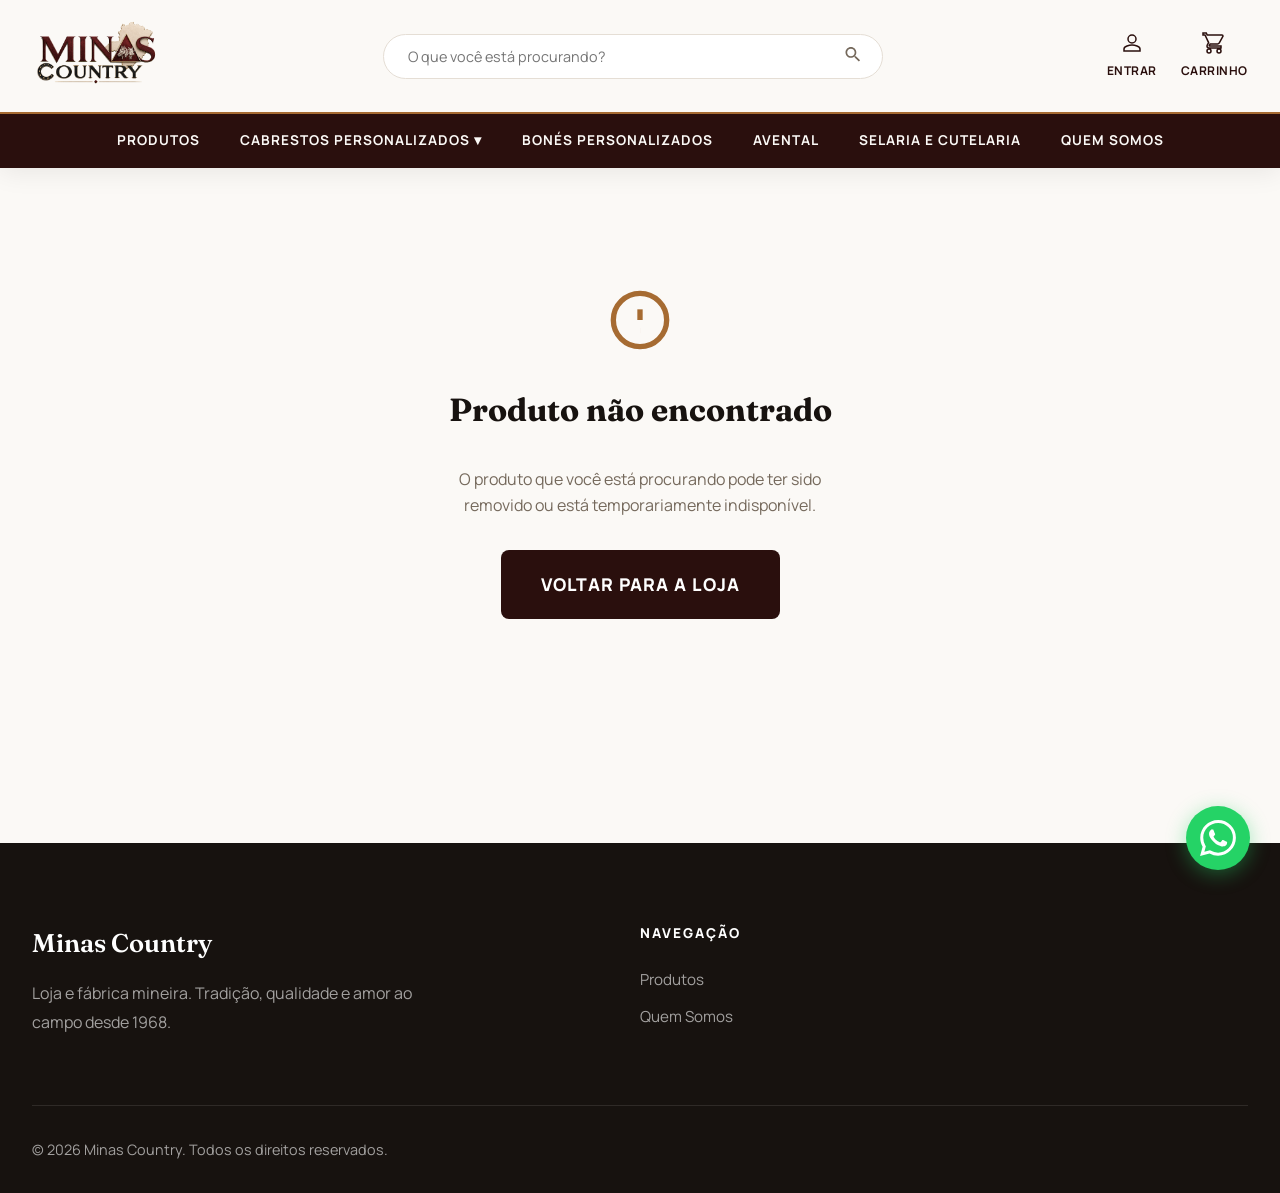
<file: produto.html>
<!DOCTYPE html>
<html lang="pt-BR">
<head>
<meta charset="UTF-8">
<meta name="viewport" content="width=device-width, initial-scale=1.0">
<title>Produto - Minas Country</title>
<link rel="preconnect" href="https://fonts.googleapis.com">
<link rel="preconnect" href="https://fonts.gstatic.com" crossorigin>
<link href="https://fonts.googleapis.com/css2?family=Fraunces:ital,opsz,wght@0,9..144,100..900;1,9..144,100..900&family=Manrope:wght@200..800&display=swap" rel="stylesheet">
<link rel="stylesheet" href="style.css">
</head>
<body>

<nav>
  <div class="nav-inner">
    <div class="nav-hamburger" onclick="toggleMenu()">
      <span></span><span></span><span></span>
    </div>
    <a href="index.html" class="nav-logo">
      <img src="images/logo.png" alt="Logo" style="height: 72px; width: auto; object-fit: contain;">
    </a>
    <div class="nav-search">
      <input type="text" placeholder="O que você está procurando?">
      <button><svg viewBox="0 0 24 24"><path d="M15.5 14h-.79l-.28-.27C15.41 12.59 16 11.11 16 9.5 16 5.91 13.09 3 9.5 3S3 5.91 3 9.5 5.91 16 9.5 16c1.61 0 3.09-.59 4.23-1.57l.27.28v.79l5 4.99L20.49 19l-4.99-5zm-6 0C7.01 14 5 11.99 5 9.5S7.01 5 9.5 5 14 7.01 14 9.5 11.99 14 9.5 14z"/></svg></button>
    </div>
    <div class="nav-icons">
      <a href="index.html" class="icon-link">
        <svg viewBox="0 0 24 24"><path d="M12 12c2.21 0 4-1.79 4-4s-1.79-4-4-4-4 1.79-4 4 1.79 4 4 4zm0 2c-2.67 0-8 1.34-8 4v2h16v-2c0-2.66-5.33-4-8-4z"/></svg>
        Entrar
      </a>
      <a href="index.html#catalogo" class="icon-link">
        <svg viewBox="0 0 24 24"><path d="M7 18c-1.1 0-1.99.9-1.99 2S5.9 22 7 22s2-.9 2-2-.9-2-2-2zM1 2v2h2l3.6 7.59-1.35 2.45c-.16.28-.25.61-.25.96 0 1.1.9 2 2 2h12v-2H7.42c-.14 0-.25-.11-.25-.25l.03-.12.9-1.63h7.45c.75 0 1.41-.41 1.75-1.03l3.58-6.49c.08-.14.12-.31.12-.48 0-.55-.45-1-1-1H5.21l-.94-2H1zm16 16c-1.1 0-1.99.9-1.99 2s.89 2 1.99 2 2-.9 2-2-.9-2-2-2z"/></svg>
        Carrinho
      </a>
    </div>
  </div>
  <div class="nav-categories">
    <div class="nav-categories-inner">
      <a href="index.html#catalogo">Produtos</a>
      <div class="nav-dropdown" onclick="this.classList.toggle('active')">
        <span class="nav-dropdown-btn">Cabrestos personalizados ▾</span>
        <div class="nav-dropdown-content">
          <a href="index.html#catalogo">Bovino</a>
          <a href="index.html#catalogo">Equino</a>
          <a href="index.html#catalogo">Acessórios</a>
        </div>
      </div>
      <a href="index.html#catalogo">Bonés personalizados</a>
      <a href="index.html#catalogo">Avental</a>
      <a href="index.html#catalogo">Selaria e cutelaria</a>
      <a href="sobre.html">Quem Somos</a>
    </div>
  </div>
</nav>

<section class="product-detail-page">
  <div class="container">
    <div id="product-container">
        <!-- Injected by JS -->
      </div>
  </div>
</section>

<footer>
  <div class="footer-inner">
    <div class="footer-grid">
      <div>
        <div class="footer-brand-name">Minas Country</div>
        <p class="footer-brand-desc">Loja e fábrica mineira. Tradição, qualidade e amor ao campo desde 1968.</p>
      </div>
      <div class="footer-col">
        <h4>Navegação</h4>
        <a href="index.html#catalogo">Produtos</a>
        <a href="sobre.html">Quem Somos</a>
      </div>
    </div>
    <hr class="footer-divider">
    <div class="footer-bottom">
      <span class="footer-copy">© 2026 Minas Country. Todos os direitos reservados.</span>
    </div>
  </div>
</footer>

<script>
const CAT_LABELS = {bovino:'Cabresto bovino',equino:'Cabresto equino',acessorios:'Acessórios',bones:'Bonés personalizados',avental:'Avental',selaria:'Selaria e cutelaria'};
const CAT_INITIALS = {bovino:'CB',equino:'CE',acessorios:'AC',bones:'BN',avental:'AV',selaria:'SC'};
const WPP = '5534988756121';

function getProducts(){
  try{return JSON.parse(localStorage.getItem('mc_products')||'[]')}catch{return[]}
}

function loadProduct() {
  const urlParams = new URLSearchParams(window.location.search);
  const id = parseInt(urlParams.get('id'));
  const container = document.getElementById('product-container');
  
  if(!id) {
    console.error('Erro: Nenhum ID de produto fornecido na URL.');
    container.innerHTML = `
      <div style="text-align:center; padding: 8rem 2rem; display:flex; flex-direction:column; align-items:center; gap:2rem;">
        <svg width="64" height="64" viewBox="0 0 24 24" fill="none" stroke="var(--gold)" stroke-width="2"><circle cx="12" cy="12" r="10"></circle><line x1="12" y1="8" x2="12" y2="12"></line><line x1="12" y1="16" x2="12.01" y2="16"></line></svg>
        <h2 style="font-family:'Fraunces',serif; font-size:2rem; color:var(--black);">Produto não encontrado</h2>
        <p style="color:var(--text-muted); max-width:400px; line-height:1.6;">O produto que você está procurando pode ter sido removido ou está temporariamente indisponível.</p>
        <a href="index.html#catalogo" class="btn-buy" style="width:auto;">Voltar para a loja</a>
      </div>
    `;
    return;
  }
  
  const products = getProducts();
  const p = products.find(x => x.id === id && x.active);
  
  if(!p) {
    console.error(`Erro: Produto com ID ${id} não encontrado no localStorage ou está inativo.`);
    container.innerHTML = `
      <div style="text-align:center; padding: 8rem 2rem; display:flex; flex-direction:column; align-items:center; gap:2rem;">
        <svg width="64" height="64" viewBox="0 0 24 24" fill="none" stroke="var(--gold)" stroke-width="2"><circle cx="12" cy="12" r="10"></circle><line x1="12" y1="8" x2="12" y2="12"></line><line x1="12" y1="16" x2="12.01" y2="16"></line></svg>
        <h2 style="font-family:'Fraunces',serif; font-size:2rem; color:var(--black);">Produto não encontrado</h2>
        <p style="color:var(--text-muted); max-width:400px; line-height:1.6;">O produto que você está procurando pode ter sido removido ou está temporariamente indisponível.</p>
        <a href="index.html#catalogo" class="btn-buy" style="width:auto;">Voltar para a loja</a>
      </div>
    `;
    return;
  }
  
  const catLabel = CAT_LABELS[p.cat] || p.cat;
  const initials = CAT_INITIALS[p.cat] || 'MC';
  const priceFormatted = Number(p.price).toFixed(2).replace('.',',');
  const wppText = `Olá! Tenho interesse no produto: *${p.name}* (R$ ${priceFormatted})`;

  // Render main product section
  container.innerHTML = `
    <div class="breadcrumb">
      <a href="index.html">Home</a> <span>/</span> <a href="index.html#catalogo">${catLabel}</a> <span>/</span> ${p.name}
    </div>
    
    <div class="product-detail-grid">
      <div class="pd-gallery">
        <div class="pd-img-main-wrapper">
          ${p.img ? `<img src="${p.img}" class="pd-img-main" alt="${p.name}">` : `<span class="pd-initials">${initials}</span>`}
        </div>
        <div class="pd-thumbnails">
          ${p.img ? `<div class="pd-thumb"><img src="${p.img}" alt="Thumbnail"></div>` : ''}
        </div>
      </div>
      
      <div class="pd-info">
        <div class="pd-cat">${catLabel}</div>
        <h1 class="pd-title">${p.name}</h1>
        <div class="pd-price">R$ ${priceFormatted}</div>
        <hr class="pd-divider">
        <div class="pd-short-desc">
          ${p.desc.substring(0, 150)}${p.desc.length > 150 ? '...' : ''}
        </div>
        
        <a href="https://wa.me/${WPP}?text=${encodeURIComponent(wppText)}" target="_blank" class="btn-buy">
          <svg style="width:24px;height:24px;fill:currentColor" viewBox="0 0 24 24"><path d="M17.472 14.382c-.297-.149-1.758-.867-2.03-.967-.273-.099-.471-.148-.67.15-.197.297-.767.966-.94 1.164-.173.199-.347.223-.644.075-.297-.15-1.255-.463-2.39-1.475-.883-.788-1.48-1.761-1.653-2.059-.173-.297-.018-.458.13-.606.134-.133.298-.347.446-.52.149-.174.198-.298.298-.497.099-.198.05-.371-.025-.52-.075-.149-.669-1.612-.916-2.207-.242-.579-.487-.5-.669-.51a12.8 12.8 0 0 0-.57-.01c-.198 0-.52.074-.792.372s-1.04 1.016-1.04 2.479 1.065 2.876 1.213 3.074c.149.198 2.096 3.2 5.077 4.487.709.306 1.262.489 1.694.625.712.227 1.36.195 1.871.118.571-.085 1.758-.719 2.006-1.413.248-.694.248-1.289.173-1.413-.074-.124-.272-.198-.57-.347m-5.421 7.403h-.004a9.87 9.87 0 0 1-5.031-1.378l-.361-.214-3.741.982.998-3.648-.235-.374a9.86 9.86 0 0 1-1.51-5.26c.001-5.45 4.436-9.884 9.888-9.884 2.64 0 5.122 1.03 6.988 2.898a9.825 9.825 0 0 1 2.893 6.994c-.003 5.45-4.437 9.884-9.885 9.884m8.413-18.297A11.815 11.815 0 0 0 12.05 0C5.495 0 .16 5.335.157 11.892c0 2.096.547 4.142 1.588 5.945L.057 24l6.305-1.654a11.882 11.882 0 0 0 5.683 1.448h.005c6.554 0 11.89-5.335 11.893-11.893a11.821 11.821 0 0 0-3.48-8.413Z"/></svg>
          Comprar no WhatsApp
        </a>
        <div class="pd-trust-badge">
          <svg width="18" height="18" viewBox="0 0 24 24" fill="none" stroke="currentColor" stroke-width="2"><path d="M12 22s8-4 8-10V5l-8-3-8 3v7c0 6 8 10 8 10z"></path></svg>
          Compra 100% segura, fale direto com a loja
        </div>
      </div>
    </div>
    
    <div class="pd-tabs-container">
      <div class="pd-tabs-header">
        <button class="pd-tab-btn active">Descrição Geral</button>
      </div>
      <div class="pd-tab-content active">
        ${p.desc.replace(/\n/g, '<br>')}
      </div>
    </div>
    
    <div class="related-products">
      <h2 class="related-title">Produtos Relacionados</h2>
      <div class="products-grid" id="related-container">
        <!-- Rendered Below -->
      </div>
    </div>
  `;

  // Render related products
  const relatedContainer = document.getElementById('related-container');
  let related = products.filter(x => String(x.cat) === String(p.cat) && String(x.id) !== String(p.id) && x.active);
  
  // Fallback: se não houver produtos na MESMA categoria, mostra de outras categorias
  if(related.length === 0) {
    related = products.filter(x => String(x.id) !== String(p.id) && x.active);
    document.querySelector('.related-title').textContent = 'Você também pode gostar';
  }
  
  related = related.slice(0, 4);
  
  console.log('--- DEBUG: Produtos Relacionados ---');
  console.log('Categoria alvo:', p.cat, '| ID atual:', p.id);
  console.log('Produtos encontrados para exibição:', related.length);
  related.forEach(r => console.log('Relacionado -> ID:', r.id, 'Nome:', r.name, 'Cat:', r.cat));
  
  if(related.length === 0) {
    document.querySelector('.related-products').style.display = 'none';
  } else {
    relatedContainer.innerHTML = related.map(rp => {
      const rpCat = CAT_LABELS[rp.cat] || rp.cat;
      const rpInitials = CAT_INITIALS[rp.cat] || 'MC';
      const rpPrice = Number(rp.price).toFixed(2).replace('.',',');
      return `
        <a href="produto.html?id=${rp.id}" class="product-card" style="opacity:1; transform:none;">
          <div class="product-img-wrapper">
            ${rp.img ? `<img src="${rp.img}" alt="${rp.name}" class="product-img">` : `<span class="product-img-initials">${rpInitials}</span>`}
          </div>
          <div class="product-info">
            <div class="product-cat">${rpCat}</div>
            <h3 class="product-name">${rp.name}</h3>
            <div class="product-price">R$ ${rpPrice}</div>
          </div>
        </a>
      `;
    }).join('');
  }
}
loadProduct();
</script>
<a href="https://wa.me/5534988756121?text=Olá! Gostaria de falar sobre os produtos da Minas Country." target="_blank" class="floating-wpp" title="Fale conosco no WhatsApp">
  <svg viewBox="0 0 24 24"><path d="M17.472 14.382c-.297-.149-1.758-.867-2.03-.967-.273-.099-.471-.148-.67.15-.197.297-.767.966-.94 1.164-.173.199-.347.223-.644.075-.297-.15-1.255-.463-2.39-1.475-.883-.788-1.48-1.761-1.653-2.059-.173-.297-.018-.458.13-.606.134-.133.298-.347.446-.52.149-.174.198-.298.298-.497.099-.198.05-.371-.025-.52-.075-.149-.669-1.612-.916-2.207-.242-.579-.487-.5-.669-.51a12.8 12.8 0 0 0-.57-.01c-.198 0-.52.074-.792.372s-1.04 1.016-1.04 2.479 1.065 2.876 1.213 3.074c.149.198 2.096 3.2 5.077 4.487.709.306 1.262.489 1.694.625.712.227 1.36.195 1.871.118.571-.085 1.758-.719 2.006-1.413.248-.694.248-1.289.173-1.413-.074-.124-.272-.198-.57-.347m-5.421 7.403h-.004a9.87 9.87 0 0 1-5.031-1.378l-.361-.214-3.741.982.998-3.648-.235-.374a9.86 9.86 0 0 1-1.51-5.26c.001-5.45 4.436-9.884 9.888-9.884 2.64 0 5.122 1.03 6.988 2.898a9.825 9.825 0 0 1 2.893 6.994c-.003 5.45-4.437 9.884-9.885 9.884m8.413-18.297A11.815 11.815 0 0 0 12.05 0C5.495 0 .16 5.335.157 11.892c0 2.096.547 4.142 1.588 5.945L.057 24l6.305-1.654a11.882 11.882 0 0 0 5.683 1.448h.005c6.554 0 11.89-5.335 11.893-11.893a11.821 11.821 0 0 0-3.48-8.413Z"/></svg>
</a>
</body>
</html>
</file>
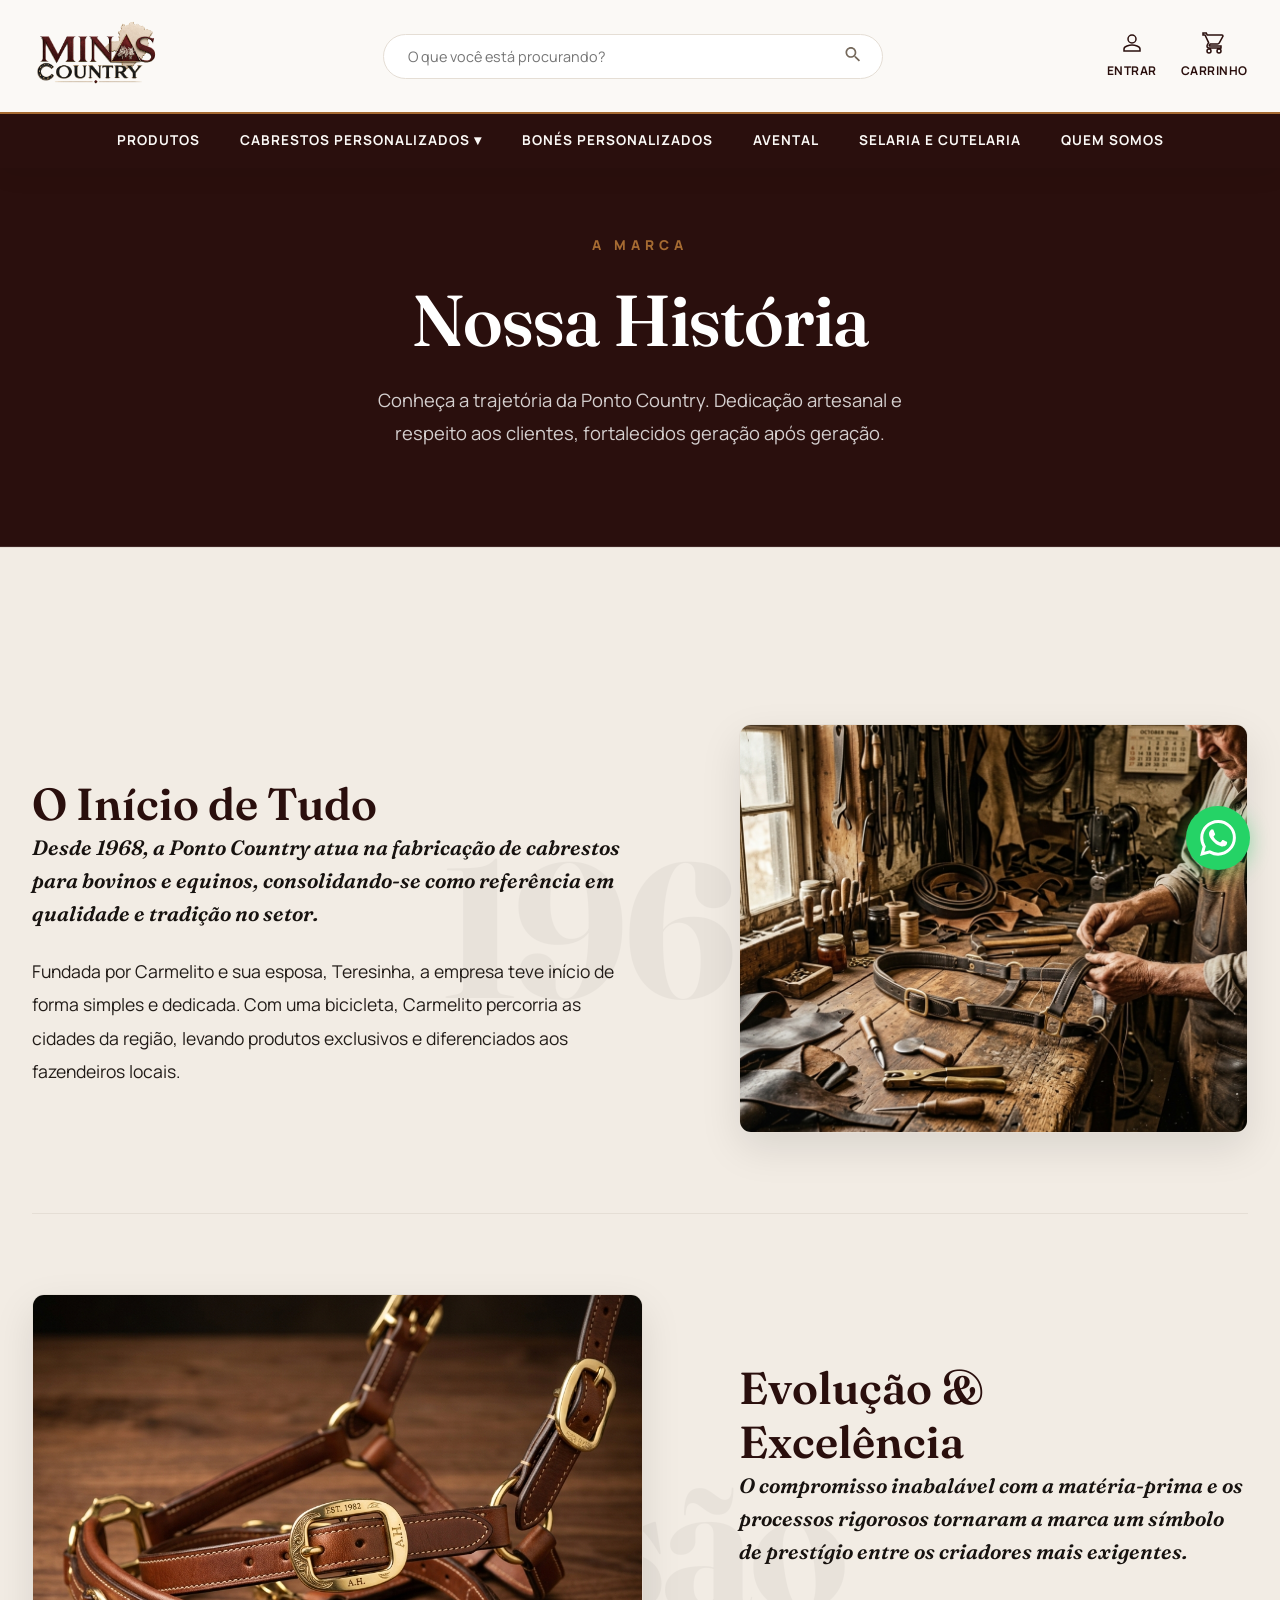
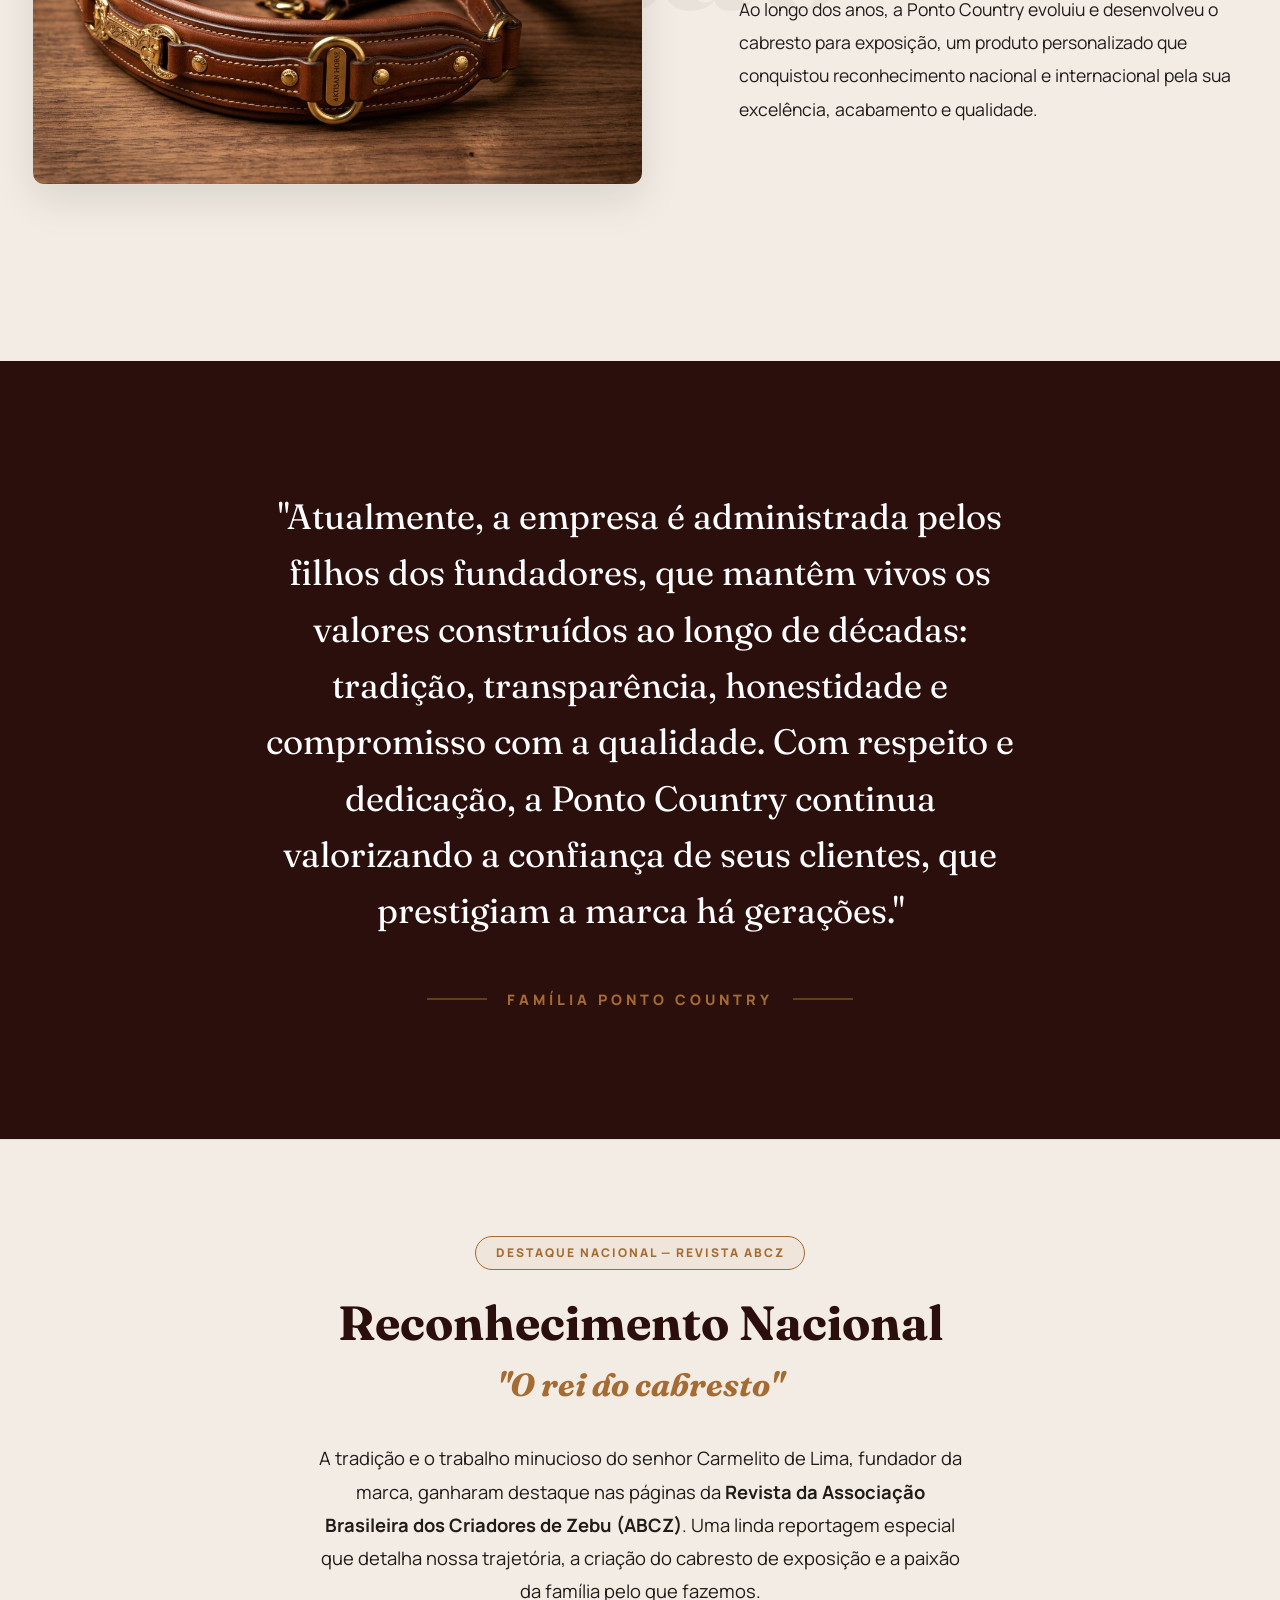
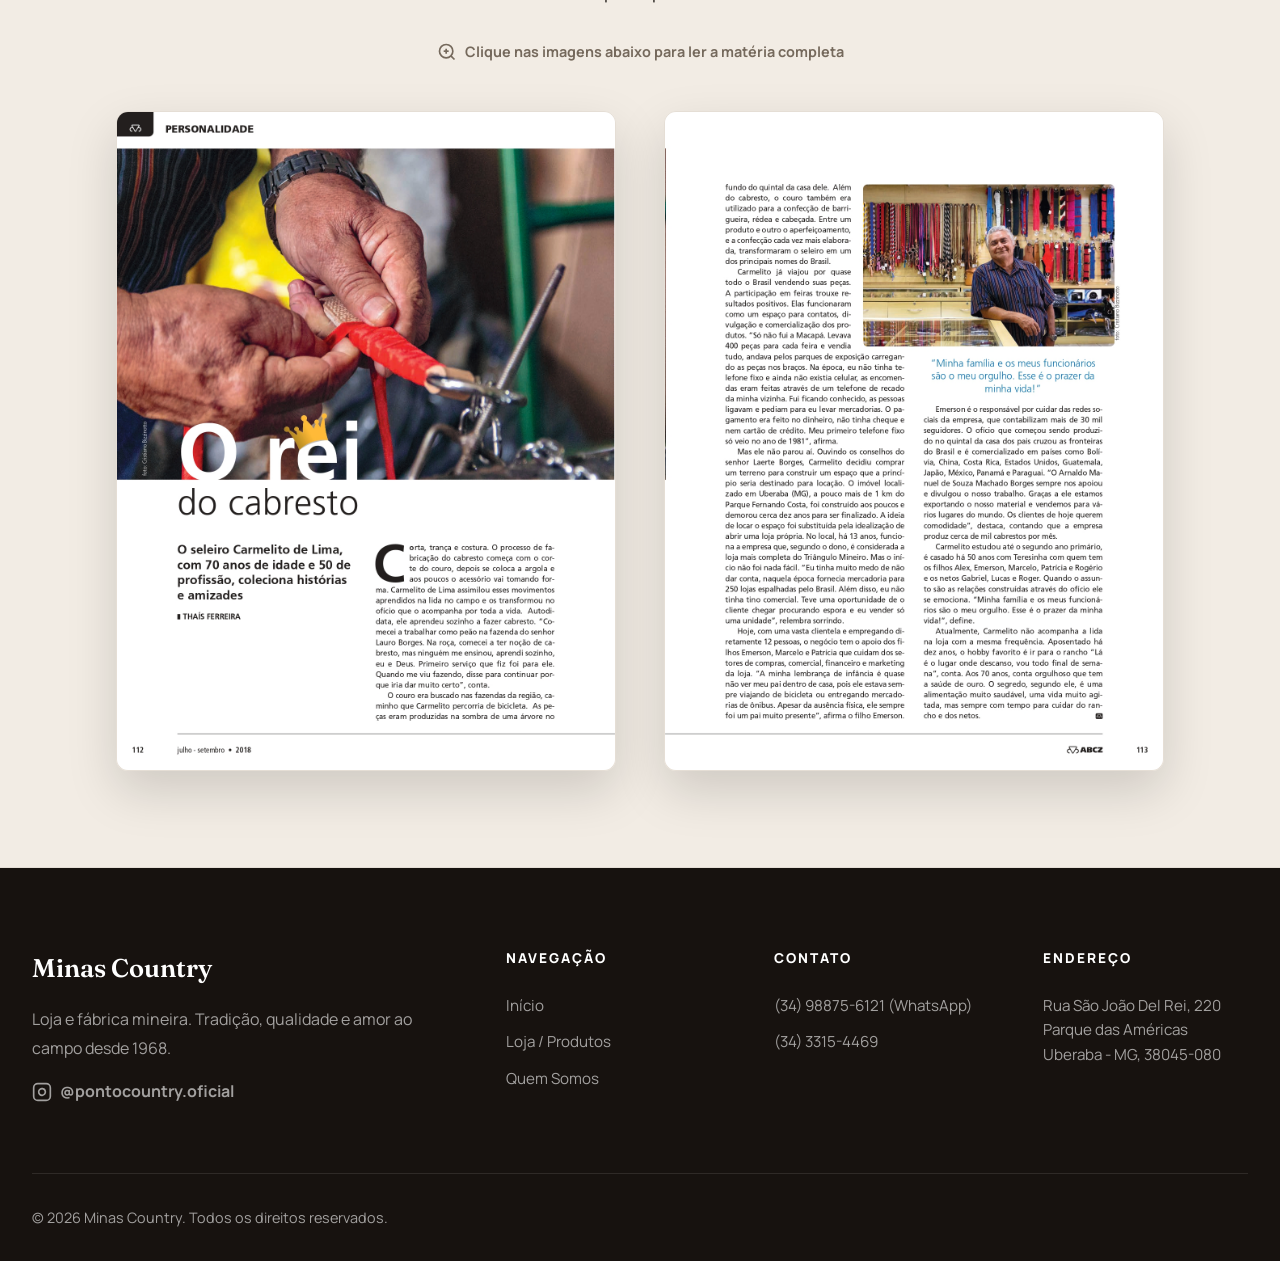
<file: sobre.html>
<!DOCTYPE html>
<html lang="pt-BR">
<head>
<meta charset="UTF-8">
<meta name="viewport" content="width=device-width, initial-scale=1.0">
<title>Quem Somos - Minas Country</title>
<link rel="preconnect" href="https://fonts.googleapis.com">
<link rel="preconnect" href="https://fonts.gstatic.com" crossorigin>
<link href="https://fonts.googleapis.com/css2?family=Fraunces:ital,opsz,wght@0,9..144,100..900;1,9..144,100..900&family=Manrope:wght@200..800&display=swap" rel="stylesheet">
<link rel="stylesheet" href="style.css">
</head>
<body>

<nav>
  <div class="nav-inner">
    <div class="nav-hamburger" onclick="toggleMenu()">
      <span></span><span></span><span></span>
    </div>
    <a href="index.html" class="nav-logo">
      <img src="images/logo.png" alt="Logo" style="height: 72px; width: auto; object-fit: contain;">
    </a>
    <div class="nav-search">
      <input type="text" placeholder="O que você está procurando?">
      <button><svg viewBox="0 0 24 24"><path d="M15.5 14h-.79l-.28-.27C15.41 12.59 16 11.11 16 9.5 16 5.91 13.09 3 9.5 3S3 5.91 3 9.5 5.91 16 9.5 16c1.61 0 3.09-.59 4.23-1.57l.27.28v.79l5 4.99L20.49 19l-4.99-5zm-6 0C7.01 14 5 11.99 5 9.5S7.01 5 9.5 5 14 7.01 14 9.5 11.99 14 9.5 14z"/></svg></button>
    </div>
    <div class="nav-icons">
      <a href="index.html" class="icon-link">
        <svg viewBox="0 0 24 24"><path d="M12 12c2.21 0 4-1.79 4-4s-1.79-4-4-4-4 1.79-4 4 1.79 4 4 4zm0 2c-2.67 0-8 1.34-8 4v2h16v-2c0-2.66-5.33-4-8-4z"/></svg>
        Entrar
      </a>
      <a href="index.html#catalogo" class="icon-link">
        <svg viewBox="0 0 24 24"><path d="M7 18c-1.1 0-1.99.9-1.99 2S5.9 22 7 22s2-.9 2-2-.9-2-2-2zM1 2v2h2l3.6 7.59-1.35 2.45c-.16.28-.25.61-.25.96 0 1.1.9 2 2 2h12v-2H7.42c-.14 0-.25-.11-.25-.25l.03-.12.9-1.63h7.45c.75 0 1.41-.41 1.75-1.03l3.58-6.49c.08-.14.12-.31.12-.48 0-.55-.45-1-1-1H5.21l-.94-2H1zm16 16c-1.1 0-1.99.9-1.99 2s.89 2 1.99 2 2-.9 2-2-.9-2-2-2z"/></svg>
        Carrinho
      </a>
    </div>
  </div>
  <div class="nav-categories">
    <div class="nav-categories-inner">
      <a href="index.html#catalogo">Produtos</a>
      <div class="nav-dropdown" onclick="this.classList.toggle('active')">
        <span class="nav-dropdown-btn">Cabrestos personalizados ▾</span>
        <div class="nav-dropdown-content">
          <a href="index.html#catalogo">Bovino</a>
          <a href="index.html#catalogo">Equino</a>
          <a href="index.html#catalogo">Acessórios</a>
        </div>
      </div>
      <a href="index.html#catalogo">Bonés personalizados</a>
      <a href="index.html#catalogo">Avental</a>
      <a href="index.html#catalogo">Selaria e cutelaria</a>
      <a href="sobre.html">Quem Somos</a>
    </div>
  </div>
</nav>

<!-- HERO DA PÁGINA SOBRE -->
<header class="about-hero leather-bg">
  <div class="about-hero-content reveal">
    <span class="about-hero-eyebrow">A Marca</span>
    <h1 class="about-hero-title" style="color: var(--white);">Nossa História</h1>
    <p class="about-hero-desc">Conheça a trajetória da Ponto Country. Dedicação artesanal e respeito aos clientes, fortalecidos geração após geração.</p>
  </div>
</header>

<!-- STORY -->
<section class="story-section">
  <div class="story-container">
    
    <!-- Bloco 1 -->
    <div class="story-item reveal">
      <div class="story-watermark">1968</div>
      <div class="story-content">
        <div>
        <h3 class="story-title">O Início de Tudo</h3>
        <div class="story-text">
          <div class="story-text-highlight">Desde 1968, a Ponto Country atua na fabricação de cabrestos para bovinos e equinos, consolidando-se como referência em qualidade e tradição no setor.</div>
          <p>Fundada por Carmelito e sua esposa, Teresinha, a empresa teve início de forma simples e dedicada. Com uma bicicleta, Carmelito percorria as cidades da região, levando produtos exclusivos e diferenciados aos fazendeiros locais.</p>
        </div>
        </div>
        <div class="story-img-wrapper reveal">
          <img src="images/sobre_factory.png" alt="Fábrica Ponto Country" class="story-img">
        </div>
      </div>
    </div>

    <!-- Bloco 2 -->
    <div class="story-item reveal">
      <div class="story-watermark">Visão</div>
      <div class="story-content">
        <div class="story-img-wrapper reveal" style="order:-1">
          <img src="images/sobre_evolution.png" alt="Artesão" class="story-img">
        </div>
        <div>
        <h3 class="story-title">Evolução &<br>Excelência</h3>
        <div class="story-text">
          <div class="story-text-highlight">O compromisso inabalável com a matéria-prima e os processos rigorosos tornaram a marca um símbolo de prestígio entre os criadores mais exigentes.</div>
          <p>Ao longo dos anos, a Ponto Country evoluiu e desenvolveu o cabresto para exposição, um produto personalizado que conquistou reconhecimento nacional e internacional pela sua excelência, acabamento e qualidade.</p>
        </div>
        </div>
      </div>
    </div>

  </div>
</section>

<!-- LEGACY CALLOUT -->
<section class="legacy-callout leather-bg">
  <div class="legacy-callout-inner reveal">
    <div class="legacy-quote">
      "Atualmente, a empresa é administrada pelos filhos dos fundadores, que mantêm vivos os valores construídos ao longo de décadas: tradição, transparência, honestidade e compromisso com a qualidade. Com respeito e dedicação, a Ponto Country continua valorizando a confiança de seus clientes, que prestigiam a marca há gerações."
    </div>
    <div class="legacy-author">Família Ponto Country</div>
  </div>
</section>

<!-- NA MÍDIA / ABCZ -->
<section class="media-feature" style="background: var(--cream-dark); padding: 6rem 0; border-top: 1px solid var(--border); border-bottom: 1px solid var(--border);">
  <div class="container" style="max-width: 1200px; text-align: center;">
    
    <!-- Badge -->
    <div class="reveal" style="display: inline-block; padding: 0.4rem 1.2rem; border: 1px solid var(--gold); border-radius: 50px; font-family: 'Manrope', sans-serif; font-size: 0.75rem; font-weight: 800; text-transform: uppercase; letter-spacing: 2px; color: var(--gold); margin-bottom: 1.5rem; background: rgba(166,107,50,0.05);">
      Destaque Nacional — Revista ABCZ
    </div>
    
    <!-- Título e Subtítulo -->
    <h2 class="reveal" style="font-family: 'Fraunces', serif; font-size: 3rem; color: var(--wine-dark); margin-bottom: 0.5rem; line-height: 1.2;">Reconhecimento Nacional</h2>
    <h3 class="reveal" style="font-family: 'Fraunces', serif; font-size: 2rem; color: var(--gold); margin-bottom: 2rem; font-style: italic;">"O rei do cabresto"</h3>
    
    <!-- Texto -->
    <p class="reveal" style="color: var(--text); line-height: 1.8; font-size: 1.15rem; max-width: 650px; margin: 0 auto 2rem auto;">
      A tradição e o trabalho minucioso do senhor Carmelito de Lima, fundador da marca, ganharam destaque nas páginas da <strong>Revista da Associação Brasileira dos Criadores de Zebu (ABCZ)</strong>. Uma linda reportagem especial que detalha nossa trajetória, a criação do cabresto de exposição e a paixão da família pelo que fazemos.
    </p>

    <!-- Call to action de clique -->
    <div class="reveal" style="font-size:0.9rem; font-weight:700; color:var(--text-muted); display:flex; justify-content:center; align-items:center; gap:8px; margin-bottom: 3rem;">
      <svg width="20" height="20" viewBox="0 0 24 24" fill="none" stroke="currentColor" stroke-width="2"><circle cx="11" cy="11" r="8"></circle><line x1="21" y1="21" x2="16.65" y2="16.65"></line><line x1="11" y1="8" x2="11" y2="14"></line><line x1="8" y1="11" x2="14" y2="11"></line></svg>
      Clique nas imagens abaixo para ler a matéria completa
    </div>
    
    <!-- Imagens -->
    <div style="display: flex; gap: 3rem; justify-content: center; flex-wrap: wrap;">
      <a href="images/abcz_1.jpg" target="_blank" title="Ler página 1" class="reveal" style="flex: 1; min-width: 300px; max-width: 500px; border-radius: 12px; overflow: hidden; box-shadow: 0 20px 50px rgba(0,0,0,0.15); border: 1px solid var(--border); display: block; text-decoration: none;">
        <img src="images/abcz_1.jpg" alt="Matéria ABCZ Parte 1" style="width: 100%; height: auto; display: block; transition: transform 0.4s ease;" onmouseover="this.style.transform='scale(1.03)'" onmouseout="this.style.transform='scale(1)'">
      </a>
      <a href="images/abcz_2.jpg" target="_blank" title="Ler página 2" class="reveal" style="flex: 1; min-width: 300px; max-width: 500px; border-radius: 12px; overflow: hidden; box-shadow: 0 20px 50px rgba(0,0,0,0.15); border: 1px solid var(--border); display: block; text-decoration: none;">
        <img src="images/abcz_2.jpg" alt="Matéria ABCZ Parte 2" style="width: 100%; height: auto; display: block; transition: transform 0.4s ease;" onmouseover="this.style.transform='scale(1.03)'" onmouseout="this.style.transform='scale(1)'">
      </a>
    </div>

  </div>
</section>

<footer>
  <div class="footer-inner">
    <div class="footer-grid" style="grid-template-columns: 2fr 1fr 1fr 1fr;">
      <div>
        <div class="footer-brand-name">Minas Country</div>
        <p class="footer-brand-desc">Loja e fábrica mineira. Tradição, qualidade e amor ao campo desde 1968.</p>
        <a href="https://www.instagram.com/pontocountry.oficial/" target="_blank" style="display:inline-flex; align-items:center; gap:8px; color:rgba(255,255,255,0.6); text-decoration:none; margin-top:1rem; font-weight:700;">
          <svg width="20" height="20" viewBox="0 0 24 24" fill="none" stroke="currentColor" stroke-width="2"><rect x="2" y="2" width="20" height="20" rx="5" ry="5"></rect><path d="M16 11.37A4 4 0 1 1 12.63 8 4 4 0 0 1 16 11.37z"></path><line x1="17.5" y1="6.5" x2="17.51" y2="6.5"></line></svg>
          @pontocountry.oficial
        </a>
      </div>
      <div class="footer-col">
        <h4>Navegação</h4>
        <a href="index.html">Início</a>
        <a href="index.html#catalogo">Loja / Produtos</a>
        <a href="sobre.html">Quem Somos</a>
      </div>
      <div class="footer-col">
        <h4>Contato</h4>
        <a href="https://wa.me/5534988756121" target="_blank">(34) 98875-6121 (WhatsApp)</a>
        <a href="tel:3433154469">(34) 3315-4469</a>
      </div>
      <div class="footer-col">
        <h4>Endereço</h4>
        <p style="font-size:0.95rem; color:rgba(255,255,255,0.6); line-height:1.6;">Rua São João Del Rei, 220<br>Parque das Américas<br>Uberaba - MG, 38045-080</p>
      </div>
    </div>
    <hr class="footer-divider">
    <div class="footer-bottom">
      <span class="footer-copy">© 2026 Minas Country. Todos os direitos reservados.</span>
    </div>
  </div>
</footer>

<a href="https://wa.me/5534988756121?text=Olá! Gostaria de falar sobre os produtos da Minas Country." target="_blank" class="floating-wpp" title="Fale conosco no WhatsApp">
  <svg viewBox="0 0 24 24"><path d="M17.472 14.382c-.297-.149-1.758-.867-2.03-.967-.273-.099-.471-.148-.67.15-.197.297-.767.966-.94 1.164-.173.199-.347.223-.644.075-.297-.15-1.255-.463-2.39-1.475-.883-.788-1.48-1.761-1.653-2.059-.173-.297-.018-.458.13-.606.134-.133.298-.347.446-.52.149-.174.198-.298.298-.497.099-.198.05-.371-.025-.52-.075-.149-.669-1.612-.916-2.207-.242-.579-.487-.5-.669-.51a12.8 12.8 0 0 0-.57-.01c-.198 0-.52.074-.792.372s-1.04 1.016-1.04 2.479 1.065 2.876 1.213 3.074c.149.198 2.096 3.2 5.077 4.487.709.306 1.262.489 1.694.625.712.227 1.36.195 1.871.118.571-.085 1.758-.719 2.006-1.413.248-.694.248-1.289.173-1.413-.074-.124-.272-.198-.57-.347m-5.421 7.403h-.004a9.87 9.87 0 0 1-5.031-1.378l-.361-.214-3.741.982.998-3.648-.235-.374a9.86 9.86 0 0 1-1.51-5.26c.001-5.45 4.436-9.884 9.888-9.884 2.64 0 5.122 1.03 6.988 2.898a9.825 9.825 0 0 1 2.893 6.994c-.003 5.45-4.437 9.884-9.885 9.884m8.413-18.297A11.815 11.815 0 0 0 12.05 0C5.495 0 .16 5.335.157 11.892c0 2.096.547 4.142 1.588 5.945L.057 24l6.305-1.654a11.882 11.882 0 0 0 5.683 1.448h.005c6.554 0 11.89-5.335 11.893-11.893a11.821 11.821 0 0 0-3.48-8.413Z"/></svg>
</a>
</body>
<script>
function initScrollAnimations() {
  const elements = document.querySelectorAll('.reveal');
  const observer = new IntersectionObserver((entries) => {
    entries.forEach(entry => {
      if (entry.isIntersecting) {
        entry.target.classList.add('active');
        observer.unobserve(entry.target);
      }
    });
  }, { threshold: 0.1, rootMargin: "0px 0px -50px 0px" });
  elements.forEach(r => observer.observe(r));
}
document.addEventListener('DOMContentLoaded', initScrollAnimations);

function toggleMenu() {
  const cat = document.querySelector('.nav-categories');
  if (cat.style.display === 'block' || cat.style.display === '') {
    cat.style.display = 'none';
  } else {
    cat.style.display = 'block';
  }
}
</script>
</html>
</file>
<file: style.css>
/* style.css */
*{margin:0;padding:0;box-sizing:border-box}

:root{
  --wine: #3A1715;       /* Deep Oxblood */
  --wine-dark: #2A0F0D;  /* Darker Wine */
  --wine-light: #522521; /* Lighter Wine */
  --gold: #A66B32;       /* Rich Rust Gold */
  --gold-light: #C08347; /* Lighter Gold */
  --cream: #FBF9F6;      /* Off-white Cream */
  --cream-dark: #F2ECE4; /* Darker Cream */
  --black: #17120F;      /* Soft Black */
  --text: #221C18;       /* Very Dark Brown */
  --text-muted: #75695C; /* Earthy Gray-Brown */
  --border: #E5DED5;     /* Warm Gray Border */
  --white: #FFFFFF;
}

html{scroll-behavior:smooth; font-size:16px;}
body{font-family:'Manrope',sans-serif; background:var(--cream); color:var(--text); line-height:1.6; font-weight:400;}

/* Typography Helpers */
h1, h2, h3, h4, h5, h6 {
  font-family: 'Fraunces', serif;
  color: var(--black);
}

/* NAV */
nav{position:fixed;top:0;width:100%;z-index:1000;background:var(--cream);box-shadow:0 4px 25px rgba(0,0,0,0.08);}

.nav-inner{max-width:1400px;margin:0 auto;padding:1.25rem 2rem;display:flex;align-items:center;justify-content:space-between;gap:2rem;}
.nav-logo{display:flex;align-items:center;gap:16px;text-decoration:none}
.nav-logo-text{font-family:'Fraunces',serif;font-size:1.6rem;color:var(--wine-dark);font-weight:700;line-height:1; letter-spacing: -0.5px;}
.nav-logo-text span{display:block;font-size:0.65rem;color:var(--text-muted);font-family:'Manrope',sans-serif;font-weight:700;letter-spacing:2px;text-transform:uppercase; margin-top: 4px;}
.nav-search{flex:1;max-width:500px;position:relative;display:none;}
@media(min-width: 768px){ .nav-search{display:block;} }
.nav-search input{width:100%;padding:12px 24px;padding-right:50px;border:1px solid var(--border);border-radius:100px;font-family:'Manrope',sans-serif;font-size:0.9rem;outline:none;transition:all 0.3s;background:var(--white);}
.nav-search input:focus{border-color:var(--gold);background:var(--white); box-shadow:0 0 0 4px rgba(166,107,50,0.1);}
.nav-search button{position:absolute;right:20px;top:50%;transform:translateY(-50%);background:none;border:none;cursor:pointer;color:var(--text-muted);}
.nav-search button svg{width:20px;height:20px;fill:currentColor;}
.nav-icons{display:flex;gap:1.5rem;align-items:center;}
.icon-link{color:var(--wine-dark);text-decoration:none;display:flex;flex-direction:column;align-items:center;gap:6px;font-size:0.75rem;font-weight:700; letter-spacing:0.5px; text-transform:uppercase;}
.icon-link svg{width:24px;height:24px;fill:none;stroke:currentColor;stroke-width:1.5;}
.icon-link:hover{color:var(--gold);}
.nav-categories{border-top:2px solid var(--gold);background:var(--wine-dark);}
.nav-categories-inner{max-width:1400px;margin:0 auto;padding:0 2rem;display:flex;gap:2.5rem;justify-content:center; flex-wrap:wrap;}
.nav-categories a{color:var(--cream);text-decoration:none;font-size:0.85rem;font-weight:700;text-transform:uppercase;letter-spacing:1px;padding:16px 0;transition:color 0.2s;white-space:nowrap; position:relative;}
.nav-categories a::after{content:''; position:absolute; bottom:0; left:0; width:0%; height:2px; background:var(--gold); transition:width 0.3s;}
.nav-categories a:hover{color:var(--gold);}
.nav-categories a:hover::after{width:100%;}
.nav-dropdown { position: relative; display: flex; align-items: center; }
.nav-dropdown-btn { color: var(--cream); font-size: 0.85rem; font-weight: 700; text-transform: uppercase; letter-spacing: 1px; padding: 16px 0; cursor: pointer; transition: color 0.2s; white-space: nowrap; position: relative; }
.nav-dropdown-btn:hover { color: var(--gold); }
.nav-dropdown-btn::after { content:''; position:absolute; bottom:0; left:0; width:0%; height:2px; background:var(--gold); transition:width 0.3s; }
.nav-dropdown-btn:hover::after { width:100%; }
.nav-dropdown-content { display: none; position: absolute; top: 100%; left: 50%; transform: translateX(-50%); background: var(--wine-dark); min-width: 200px; box-shadow: 0 8px 16px rgba(0,0,0,0.2); z-index: 1001; border-radius: 0 0 8px 8px; border: 1px solid rgba(166,107,50,0.3); border-top: none; }
.nav-dropdown.active .nav-dropdown-content, .nav-dropdown:hover .nav-dropdown-content { display: flex; flex-direction: column; }
.nav-dropdown-content a { padding: 12px 20px; display: block; text-align: center; }
.nav-dropdown-content a::after { display: none; }
.nav-hamburger{display:none;flex-direction:column;gap:6px;cursor:pointer;padding:5px}
.nav-hamburger span{width:28px;height:2px;background:var(--wine-dark);transition:0.3s}
@media(max-width: 1250px) {
  .nav-categories-inner { gap: 1.5rem; padding: 0 1rem; }
  .nav-categories a, .nav-dropdown-btn { font-size: 0.75rem; letter-spacing: 0.5px; }
}
@media(max-width: 991px) { 
  .nav-hamburger{display:flex;} 
  .nav-categories{display:none;} 
  .nav-inner{padding: 1.25rem;} 
  .hero-section-wrapper { margin-top: 88px; min-height: auto; display: block; }
  .nav-dropdown { flex-direction: column; width: 100%; align-items: center;}
  .nav-dropdown-content { position: static; transform: none; width: 100%; box-shadow: none; border: none; background: rgba(0,0,0,0.1); border-radius: 8px; margin-top: 5px; }
}
@media(max-width: 768px) {
  .hero-carousel{height:45vh;min-height:350px;} 
}

/* HERO SECTION WRAPPER */
.hero-section-wrapper { display: grid; grid-template-rows: 1fr auto; min-height: calc(100vh - 136px); margin-top: 136px; }

/* CAROUSEL */
.hero-carousel{padding:0;position:relative;width:100%;height:100%;background:var(--cream-dark);overflow:hidden;}
@media(max-width: 768px){ .hero-carousel{height:45vh;min-height:350px;} }
.carousel-track{display:flex;width:100%;height:100%;transition:transform 0.6s cubic-bezier(0.25, 1, 0.5, 1);}
.carousel-slide{min-width:100%;height:100%;background-size:cover;background-position:center;display:flex;align-items:center;justify-content:center;position:relative;}
.carousel-slide::before{content:'';position:absolute;inset:0;background:radial-gradient(circle at center, rgba(15,5,0,0.45) 0%, rgba(15,5,0,0.3) 100%);z-index:1;}
.slide-content{position:relative;text-align:center;color:var(--white);padding:2rem;z-index:2;}
.slide-content h2{font-size:clamp(2.5rem, 6vw, 4.5rem);font-weight:600;margin-bottom:1rem;color:var(--white);letter-spacing:-1px;}
.slide-content p{font-size:1.2rem;font-weight:400;margin-bottom:2.5rem;max-width:650px;margin-left:auto;margin-right:auto; color:rgba(255,255,255,0.9); line-height:1.7;}
.btn-primary{background:var(--gold); color:var(--white); padding:16px 36px; border-radius:4px; font-weight:700; font-size:1rem; text-transform:uppercase; letter-spacing:1px; text-decoration:none; display:inline-block; transition:all 0.3s;}
.btn-primary:hover{background:var(--gold-light); transform:translateY(-2px); box-shadow:0 10px 20px rgba(0,0,0,0.15);}
.carousel-arrow{position:absolute;top:50%;transform:translateY(-50%);background:rgba(255,255,255,0.9);border:none;width:56px;height:56px;border-radius:50%;display:flex;align-items:center;justify-content:center;font-size:1.5rem;cursor:pointer;color:var(--wine-dark);transition:all 0.3s;z-index:10; box-shadow:0 4px 15px rgba(0,0,0,0.1);}
.carousel-arrow:hover{background:var(--white); color:var(--gold); transform:translateY(-50%) scale(1.05);}
.carousel-prev{left:2rem;}
.carousel-next{right:2rem;}
@media(max-width:768px){ .carousel-arrow{width:44px;height:44px;font-size:1.2rem;} .carousel-prev{left:1rem;} .carousel-next{right:1rem;} }
.carousel-dots{position:absolute;bottom:2rem;left:50%;transform:translateX(-50%);display:flex;gap:12px;z-index:10;}
.carousel-dot{width:12px;height:12px;border-radius:50%;background:var(--cream);opacity:0.6;border:none;cursor:pointer;padding:0; transition:all 0.3s;}
.carousel-dot.active{background:var(--gold); opacity:1; transform:scale(1.3);}

/* SECTIONS */
section{padding:7rem 0}
@media(max-width:768px){ section{padding:4rem 0} }
.container{max-width:1400px;margin:0 auto;padding:0 2rem}
.section-eyebrow{font-size:0.8rem;letter-spacing:4px;text-transform:uppercase;color:var(--gold);font-weight:800;margin-bottom:1rem; font-family:'Manrope',sans-serif;}
.section-title{font-size:clamp(2.2rem,4vw,3.2rem);font-weight:600;color:var(--black);line-height:1.15;margin-bottom:1.5rem; letter-spacing:-0.5px;}
.section-desc{color:var(--text-muted);font-size:1.1rem;max-width:560px;line-height:1.8}

/* CATALOG */
.catalog{background:var(--cream);}
.catalog-header{text-align:center; margin-bottom: 4rem;}
.filter-tabs{display:flex;justify-content:center;gap:1rem;flex-wrap:wrap;margin-bottom:4rem}
.filter-tab{padding:10px 20px;border:1px solid var(--border);border-radius:100px;background:var(--white);color:var(--text-muted);font-size:0.85rem;font-weight:700;text-transform:uppercase;letter-spacing:1px;cursor:pointer;transition:all 0.3s; font-family:'Manrope',sans-serif;}
.filter-tab.active,.filter-tab:hover{background:var(--wine-dark); color:var(--white); border-color:var(--wine-dark);}
.products-grid{display:grid;grid-template-columns:repeat(auto-fill,minmax(280px,1fr));gap:3rem;}
.product-card{background:var(--white);border-radius:8px;overflow:hidden;transition:all 0.4s cubic-bezier(0.25, 1, 0.5, 1);text-decoration:none;display:block; border:1px solid var(--gold); box-shadow: 0 4px 15px rgba(0,0,0,0.04);}
.product-card:hover{transform:translateY(-8px); box-shadow:0 15px 30px rgba(0,0,0,0.06); border-color:transparent;}
.product-img-wrapper{position:relative;width:100%;padding-top:100%;overflow:hidden;background:var(--cream-dark); border-bottom:1px solid var(--border);}
.product-img{position:absolute;top:0;left:0;width:100%;height:100%;object-fit:cover;transition:transform 0.7s ease;}
.product-card:hover .product-img{transform:scale(1.08);}
.product-img-initials{position:absolute;top:50%;left:50%;transform:translate(-50%,-50%);font-family:'Fraunces',serif;font-size:3.5rem;color:var(--border);}
.product-info{padding:1.5rem; text-align:center;}
.product-cat{font-size:0.75rem;letter-spacing:1.5px;text-transform:uppercase;color:var(--gold);font-weight:800;margin-bottom:0.5rem}
.product-name{font-size:1.1rem;font-weight:600;color:var(--black);margin-bottom:0.75rem; line-height:1.4; font-family:'Fraunces',serif;}
.product-price{font-size:1.25rem;font-weight:800;color:var(--wine-dark);}
.empty-state{text-align:center;padding:5rem 2rem;color:var(--text-muted)}
.empty-state-icon{font-size:3.5rem;margin-bottom:1rem; opacity:0.5;}

/* CATEGORY BANNERS */
.category-banners { padding: 4rem 0 0rem 0; background: var(--cream); overflow: hidden; margin-bottom: -1px; }
.banners-container { width: 100%; overflow: hidden; }
.banners-track { display: flex; gap: 20px; width: max-content; animation: scrollBanners 30s linear infinite; }
.banners-track:hover { animation-play-state: paused; }
@keyframes scrollBanners {
  0% { transform: translateX(0); }
  100% { transform: translateX(calc(-50% - 10px)); }
}
.banner-card { width: 280px; flex-shrink: 0; position: relative; display: block; text-decoration: none; overflow: hidden; aspect-ratio: 4/5; border-radius: 8px; }
@media(max-width: 600px) { .banner-card { width: 240px; } }
.banner-card img { width: 100%; height: 100%; object-fit: cover; transition: transform 0.7s ease; }
.banner-card:hover img { transform: scale(1.08); }
.banner-label { position: absolute; bottom: 0; left: 0; width: 100%; background: var(--black); color: var(--white); text-align: center; padding: 20px 15px; font-family: 'Manrope', sans-serif; font-weight: 800; text-transform: uppercase; font-size: 0.95rem; letter-spacing: 1.5px; z-index: 2; transition: background 0.3s; }
.banner-card:hover .banner-label { background: var(--wine-dark); }

/* FEATURES */
.features{background:var(--white); margin-top: 150px;}
@media(max-width: 768px){ .features{margin-top: 110px;} }
.features-wrapper{display:grid;grid-template-columns:40% 1fr;gap:5rem;align-items:stretch}
.features-left{background:var(--wine);border-radius:12px;padding:4rem;display:flex;flex-direction:column;justify-content:center;position:relative;overflow:hidden;}
.features-left::after{content:'';position:absolute;top:0;right:0;width:250px;height:250px;background:radial-gradient(circle, rgba(166,107,50,0.2) 0%, transparent 70%);border-radius:50%;transform:translate(30%, -30%)}
.features-left-num{font-family:'Fraunces',serif;font-size:5rem;color:var(--gold);font-weight:600;line-height:1;margin-bottom:0.5rem; letter-spacing:-2px;}
.features-left-label{font-size:1.1rem;color:var(--white);text-transform:uppercase;letter-spacing:1px;margin-bottom:2rem;font-weight:700;opacity:0.9}
.features-left-desc{color:rgba(255,255,255,0.8);font-size:1.15rem;line-height:1.7;font-weight:400}
.features-right{display:flex;flex-direction:column;justify-content:center}
.feature-list-item{display:flex;gap:2rem;padding:1.5rem 0;border-bottom:1px solid var(--border);align-items:flex-start}
.feature-list-item:last-child{border-bottom:none;padding-bottom:0}
.feature-list-item:first-child{padding-top:0}
.feature-list-num{font-family:'Fraunces',serif;font-size:1.6rem;color:var(--gold);font-weight:600;min-width:40px;line-height:1.2}
.feature-list-content{display:flex;flex-direction:column;gap:0.4rem}
.feature-list-title{font-size:1.2rem;font-weight:700;color:var(--black); font-family:'Fraunces',serif;}
.feature-list-desc{font-size:0.95rem;color:var(--text-muted);line-height:1.6}

/* ABOUT */
.about{background:var(--wine-dark);color:var(--white)}
.about-grid{display:grid;grid-template-columns:1fr 1fr;gap:6rem;align-items:center}
.about .section-title{color:var(--white)}
.about-desc{color:rgba(255,255,255,0.8);line-height:1.9;margin-top:1.5rem;font-size:1.1rem}
.about-list{margin-top:2.5rem;display:flex;flex-direction:column;gap:1.25rem}
.about-item{display:flex;align-items:flex-start;gap:16px}
.about-item-dot{width:8px;height:8px;border-radius:50%;background:var(--gold);margin-top:8px;flex-shrink:0}
.about-item-text{color:rgba(255,255,255,0.9);font-size:1rem}
.about-visual{display:grid;grid-template-columns:1fr 1fr;gap:1.5rem}
.about-stat-card{background:rgba(255,255,255,0.04);border:1px solid rgba(255,255,255,0.08);border-radius:12px;padding:2rem;text-align:center; transition:background 0.3s;}
.about-stat-card:hover{background:rgba(255,255,255,0.08);}
.about-stat-num{font-family:'Fraunces',serif;font-size:2.5rem;color:var(--gold);font-weight:600; line-height:1.2;}
.about-stat-label{font-size:0.85rem;color:rgba(255,255,255,0.6);margin-top:0.5rem;text-transform:uppercase;letter-spacing:1.5px; font-weight:700;}

/* CONTACT */
.contact{background:var(--cream-dark); padding: 7rem 0; position:relative; overflow:hidden;}
.contact-grid{display:grid;grid-template-columns:1fr 1fr;gap:6rem;margin-top:2rem}
.contact-info{display:flex;flex-direction:column;gap:3rem; padding-top:1rem;}
.contact-item{display:flex;gap:24px;align-items:center}
.contact-item-icon{width:64px;height:64px;background:var(--wine-dark);border-radius:50%;display:flex;align-items:center;justify-content:center;color:var(--gold); border:2px solid var(--gold); box-shadow:0 8px 20px rgba(0,0,0,0.1); flex-shrink:0; transition:transform 0.3s;}
.contact-item:hover .contact-item-icon{transform:scale(1.05);}
.contact-item-label{font-size:0.85rem;text-transform:uppercase;letter-spacing:1.5px;color:var(--text-muted);font-weight:800;margin-bottom:0.25rem}
.contact-item-value{font-weight:700;color:var(--black); font-size:1.15rem; line-height:1.5;}
.contact-cta{background:var(--wine-dark);border-radius:12px;padding:3rem;color:white; box-shadow:0 15px 40px rgba(0,0,0,0.2);}
.contact-cta h3{font-family:'Fraunces',serif;font-size:2rem;margin-bottom:1rem; color:var(--white);}
.contact-cta p{color:rgba(255,255,255,0.8);font-size:1.1rem;margin-bottom:2.5rem; line-height:1.7;}
.btn-wpp-lg{background:var(--gold);color:var(--white);padding:16px 32px;border-radius:6px;font-weight:800;text-decoration:none;display:inline-block;transition:all 0.3s;font-size:1.05rem; box-shadow:0 4px 15px rgba(0,0,0,0.2); letter-spacing:1px;}
.btn-wpp-lg:hover{background:var(--gold-light); transform:translateY(-2px);}
.social-box{margin-top:2rem;padding:2rem;background:var(--cream);border:1px solid var(--border);border-radius:12px; transition:border-color 0.3s;}
.social-box:hover{border-color:var(--gold);}
.social-box-label{font-size:0.85rem;font-weight:800;color:var(--text-muted);text-transform:uppercase;letter-spacing:1px;margin-bottom:1rem}

/* PRODUCT DETAIL */
.product-detail-page{padding: 160px 0 6rem; background: var(--cream); min-height:80vh;}
.breadcrumb { font-size: 0.85rem; color: var(--text-muted); margin-bottom: 2rem; font-family: 'Manrope', sans-serif; font-weight: 600; }
.breadcrumb a { color: var(--text-muted); text-decoration: none; transition: color 0.2s; }
.breadcrumb a:hover { color: var(--wine-dark); }
.breadcrumb span { margin: 0 8px; opacity: 0.5; }
.product-detail-grid{display:grid; grid-template-columns:1fr 1fr; gap:5rem; align-items:start;}
.pd-gallery { display:flex; flex-direction:column; gap:1rem; }
.pd-img-main-wrapper{background:var(--white); border-radius:12px; padding-top:100%; position:relative; overflow:hidden; border:1px solid var(--border); box-shadow:0 10px 40px rgba(0,0,0,0.03);}
.pd-img-main{position:absolute; top:0; left:0; width:100%; height:100%; object-fit:cover;}
.pd-thumbnails { display:flex; gap:1rem; }
.pd-thumb { width: 80px; height: 80px; border-radius: 8px; border: 2px solid var(--gold); overflow: hidden; cursor: pointer; background:var(--white); }
.pd-thumb img { width: 100%; height: 100%; object-fit: cover; }
.pd-initials{position:absolute; top:50%; left:50%; transform:translate(-50%,-50%); font-family:'Fraunces',serif; font-size:5rem; color:var(--border);}
.pd-info{display:flex; flex-direction:column; padding: 1rem 0;}
.pd-cat{font-size:0.85rem; text-transform:uppercase; letter-spacing:2px; color:var(--gold); font-weight:800; margin-bottom:1rem;}
.pd-title{font-family:'Fraunces',serif; font-size:2.8rem; color:var(--black); line-height:1.15; margin-bottom:1.5rem;}
.pd-price{font-size:2.2rem; font-weight:800; color:var(--wine-dark); font-family:'Manrope',sans-serif; margin-bottom: 2rem;}
.pd-divider { border: none; border-top: 1px solid var(--border); margin-bottom: 2rem; }
.pd-short-desc{font-size:1.05rem; color:var(--text); line-height:1.8; margin-bottom:2.5rem;}
.btn-buy{background:var(--wine-dark); color:white; padding:20px 40px; border-radius:8px; font-weight:800; font-size:1.1rem; text-transform:uppercase; letter-spacing:1px; text-align:center; text-decoration:none; display:inline-flex; align-items:center; justify-content:center; gap:12px; transition:all 0.3s; width: 100%;}
.btn-buy:hover{background:var(--wine); transform:translateY(-2px); box-shadow:0 15px 30px rgba(42,15,13,0.2);}
.pd-trust-badge { display: flex; align-items: center; justify-content: center; gap: 10px; margin-top: 1.5rem; color: var(--text-muted); font-size: 0.85rem; font-weight: 700; text-transform: uppercase; letter-spacing: 1px; }
.pd-trust-badge svg { color: var(--gold); }

/* PRODUCT TABS */
.pd-tabs-container { margin-top: 6rem; background: var(--white); border-radius: 12px; border: 1px solid var(--border); box-shadow: 0 10px 40px rgba(0,0,0,0.02); overflow: hidden; }
.pd-tabs-header { display: flex; border-bottom: 1px solid var(--border); background: var(--cream-dark); }
.pd-tab-btn { padding: 20px 40px; background: transparent; border: none; font-family: 'Manrope', sans-serif; font-weight: 800; font-size: 0.95rem; text-transform: uppercase; letter-spacing: 1px; color: var(--text-muted); cursor: pointer; transition: all 0.3s; position: relative; }
.pd-tab-btn.active { color: var(--wine-dark); background: var(--white); }
.pd-tab-btn.active::after { content: ''; position: absolute; top: 0; left: 0; width: 100%; height: 3px; background: var(--gold); }
.pd-tab-content { padding: 3rem; font-size: 1.1rem; line-height: 1.8; color: var(--text); display: none; }
.pd-tab-content.active { display: block; }

/* RELATED PRODUCTS */
.related-products { margin-top: 6rem; }
.related-title { font-family: 'Fraunces', serif; font-size: 2.2rem; color: var(--black); margin-bottom: 3rem; text-align: center; }

@media(max-width:900px){ .product-detail-grid{grid-template-columns:1fr; gap:3rem;} .product-detail-page{padding-top:120px;} .pd-tab-content { padding: 2rem; } .pd-tab-btn { padding: 15px 20px; font-size: 0.85rem; } }

/* FOOTER */
footer{background:var(--black);color:rgba(255,255,255,0.6);padding:5rem 0 2rem}
.footer-inner{max-width:1400px;margin:0 auto;padding:0 2rem}
.footer-grid{display:grid;grid-template-columns:2fr 1fr 1fr;gap:4rem;margin-bottom:4rem}
.footer-brand-name{font-family:'Fraunces',serif;color:var(--white);font-size:1.6rem;margin-bottom:1rem; font-weight:600;}
.footer-brand-desc{font-size:1rem;line-height:1.8; max-width:400px;}
.footer-col h4{color:var(--white);font-size:0.85rem;font-family:'Manrope',sans-serif;font-weight:800;text-transform:uppercase;letter-spacing:2px;margin-bottom:1.5rem}
.footer-col a{display:block;color:rgba(255,255,255,0.6);text-decoration:none;font-size:0.95rem;margin-bottom:0.75rem;transition:color 0.2s}
.footer-col a:hover{color:var(--gold)}
.footer-divider{border:none;border-top:1px solid rgba(255,255,255,0.1);margin-bottom:2rem}
.footer-bottom{display:flex;justify-content:space-between;align-items:center;flex-wrap:wrap; gap:1rem;}
.footer-copy{font-size:0.9rem}
.footer-admin-link{font-size:0.85rem;color:rgba(255,255,255,0.4);text-decoration:none;transition:color 0.2s; font-weight:700;}
.footer-admin-link:hover{color:var(--gold)}
@media(max-width:1024px){.footer-grid{grid-template-columns:1fr; gap:3rem;}}

/* FLOATING WPP */
.floating-wpp{position:fixed;bottom:30px;right:30px;width:64px;height:64px;background:#25D366;color:white;border-radius:50%;display:flex;align-items:center;justify-content:center;box-shadow:0 4px 20px rgba(37,211,102,0.4);z-index:9999;transition:transform 0.3s cubic-bezier(0.175, 0.885, 0.32, 1.275);}
.floating-wpp svg{width:36px;height:36px;fill:currentColor;}
.floating-wpp:hover{transform:scale(1.15);}
@media(max-width:768px){.floating-wpp{bottom:20px;right:20px;width:56px;height:56px;}.floating-wpp svg{width:32px;height:32px;}}

/* ADMIN */
#admin-overlay{display:none;position:fixed;inset:0;z-index:9999;background:rgba(0,0,0,0.8);backdrop-filter:blur(4px);align-items:center;justify-content:center}
#admin-overlay.active{display:flex}
.admin-modal{background:var(--white);border-radius:12px;width:90%;max-width:440px;padding:3rem;box-shadow:0 20px 50px rgba(0,0,0,0.3);}
.admin-modal h2{font-size:1.8rem;font-weight:600;color:var(--black);margin-bottom:0.5rem; font-family:'Fraunces',serif;}
.admin-modal p{color:var(--text-muted);font-size:1rem;margin-bottom:2.5rem}
.form-group{margin-bottom:1.5rem;}
.form-group label{display:block;font-size:0.85rem;font-weight:800;color:var(--black);margin-bottom:0.5rem;}
.form-group input,.form-group select,.form-group textarea{width:100%;padding:14px;border:1px solid var(--border);border-radius:6px;font-size:1rem;font-family:'Manrope',sans-serif;color:var(--text);background:var(--cream-dark);transition:all 0.3s;outline:none}
.form-group input:focus,.form-group select:focus,.form-group textarea:focus{border-color:var(--wine-dark);background:var(--white);box-shadow:0 0 0 3px rgba(74,16,16,0.1)}
.form-group textarea{resize:vertical;min-height:120px}
.btn-login{width:100%;background:var(--wine-dark);color:white;padding:16px;border:none;border-radius:6px;font-size:1.1rem;font-weight:800;cursor:pointer;transition:background 0.3s;}
.btn-login:hover{background:var(--wine);}
.login-error{color:#D32F2F;font-size:0.9rem;margin-top:1rem;display:none; font-weight:700; text-align:center;}

#admin-panel{display:none;position:fixed;inset:0;z-index:9998;background:var(--cream);overflow-y:auto;}
#admin-panel.active{display:block}
.admin-header{background:var(--wine-dark);color:#ffffff;padding:1.25rem 2rem;display:flex;align-items:center;justify-content:space-between;position:sticky;top:0;z-index:10;box-shadow:0 4px 10px rgba(0,0,0,0.1)}
.admin-header h1{font-family:'Fraunces',serif;font-size:1.4rem;font-weight:600;color:var(--gold)}
.admin-header-actions{display:flex;gap:1rem;align-items:center}
.btn-admin-back{background:var(--gold);color:var(--white);padding:10px 24px;border:none;border-radius:6px;cursor:pointer;font-size:0.95rem;font-weight:800;transition:background 0.2s}
.btn-admin-back:hover{background:var(--gold-light)}
.btn-danger{background:transparent;color:#ff8787;padding:10px 16px;border:none;cursor:pointer;font-size:0.95rem;font-weight:700;}
.btn-danger:hover{text-decoration:underline}
.admin-body{max-width:1400px;margin:0 auto;padding:2rem}
.admin-stats{display:grid;grid-template-columns:repeat(4,1fr);gap:1.5rem;margin-bottom:2.5rem}
.admin-stat{background:var(--white);border-radius:8px;padding:2rem;box-shadow:0 2px 10px rgba(0,0,0,0.03); border:1px solid var(--border);}
.admin-stat-num{font-family:'Fraunces',serif;font-size:2.5rem;font-weight:600;color:var(--wine-dark);line-height:1.1}
.admin-stat-label{font-size:0.85rem;color:var(--text-muted);font-weight:800;margin-top:0.75rem;text-transform:uppercase; letter-spacing:1px;}
.admin-grid{display:grid;grid-template-columns:380px minmax(0, 1fr);gap:2rem;align-items:start}
.admin-form-card{background:var(--white);border-radius:8px;padding:2rem;position:sticky;top:100px;box-shadow:0 2px 10px rgba(0,0,0,0.03); border:1px solid var(--border);}
.admin-form-card h3{font-family:'Fraunces',serif;font-size:1.4rem;font-weight:600;margin-bottom:1.5rem;padding-bottom:1rem;border-bottom:1px solid var(--border);color:var(--black)}
.btn-save{width:100%;background:var(--wine-dark);color:white;padding:16px;border:none;border-radius:6px;font-size:1.05rem;font-weight:800;cursor:pointer;transition:background 0.2s;margin-top:1.5rem}
.btn-save:hover{background:var(--wine)}
.btn-cancel-edit{width:100%;background:transparent;color:var(--text-muted);padding:14px;border:1px solid var(--border);border-radius:6px;font-size:1rem;font-weight:700;cursor:pointer;margin-top:0.75rem;display:none}
.products-table{background:var(--white);border-radius:8px;overflow:hidden;box-shadow:0 2px 10px rgba(0,0,0,0.03); border:1px solid var(--border);}
.products-table h3{font-family:'Fraunces',serif;font-size:1.4rem;font-weight:600;padding:2rem;border-bottom:1px solid var(--border);color:var(--black); margin:0;}
.table-wrap{overflow-x:auto;max-width:100%}
table{width:100%;border-collapse:collapse;}
th{background:var(--cream-dark);text-align:left;padding:14px 20px;font-size:0.8rem;text-transform:uppercase;letter-spacing:1px;color:var(--text-muted);font-weight:800;border-bottom:1px solid var(--border);white-space:nowrap}
td{padding:16px 20px;border-bottom:1px solid var(--border);font-size:0.95rem;color:var(--text);vertical-align:middle}
.table-product-img{width:56px;height:56px;border-radius:6px;object-fit:cover;background:var(--cream-dark);display:flex;align-items:center;justify-content:center;font-size:1.5rem;border:1px solid var(--border)}
.table-product-img img{width:100%;height:100%;border-radius:6px;object-fit:cover}
.badge-cat{background:var(--cream-dark);color:var(--text-muted);padding:6px 10px;border-radius:4px;font-size:0.8rem;font-weight:800;white-space:nowrap; border:1px solid var(--border);}
.badge-active{background:#e8f5e9;color:#2e7d32;padding:6px 12px;border-radius:100px;font-size:0.8rem;font-weight:800;white-space:nowrap}
.badge-inactive{background:#ffebee;color:#c62828;padding:6px 12px;border-radius:100px;font-size:0.8rem;font-weight:800;white-space:nowrap}
.table-actions{display:flex;gap:8px;white-space:nowrap}
.btn-edit{background:transparent;color:var(--wine-dark);border:none;padding:8px;font-size:0.9rem;cursor:pointer;font-weight:800}
.btn-edit:hover{text-decoration:underline}
.btn-toggle{background:transparent;color:var(--text-muted);border:none;padding:8px;font-size:0.9rem;cursor:pointer; font-weight:700;}
.btn-toggle:hover{text-decoration:underline}
.btn-del{background:transparent;color:#d32f2f;border:none;padding:8px;font-size:0.9rem;cursor:pointer; font-weight:800;}
.btn-del:hover{text-decoration:underline}

/* Utilities */
.toast{position:fixed;bottom:2rem;right:2rem;background:var(--black);color:white;padding:16px 32px;border-radius:6px;font-size:1.05rem;z-index:99999;transform:translateY(20px);opacity:0;transition:all 0.3s;pointer-events:none;font-weight:700;box-shadow:0 10px 30px rgba(0,0,0,0.2)}
.toast.show{transform:translateY(0);opacity:1}
.form-row{display:grid;grid-template-columns:1fr 1fr;gap:1.5rem}
.toggle-active input[type="checkbox"]{width:22px;height:22px;accent-color:var(--wine-dark);cursor:pointer}
.toggle-active{display:flex;align-items:center;gap:12px;margin-top:1.5rem;padding:1.25rem;background:var(--cream-dark);border-radius:6px; border:1px solid var(--border);}
.toggle-active label{font-size:1rem;color:var(--text);cursor:pointer;margin:0;font-weight:700}
.upload-btn-wrapper {position: relative; overflow: hidden; display: inline-block; width:100%;}
.upload-btn-wrapper input[type=file] {font-size: 100px; position: absolute; left: 0; top: 0; opacity: 0; cursor: pointer; height:100%; width:100%;}
.upload-btn {border: 2px dashed var(--border); color: var(--text-muted); background-color: var(--white); padding: 30px; border-radius: 6px; font-size: 1rem; font-weight: 700; text-align: center; width: 100%; transition:all 0.3s; display:flex; flex-direction:column; align-items:center; gap:12px;}
.upload-btn:hover {border-color: var(--wine-dark); background-color: var(--cream); color:var(--wine-dark);}
.upload-btn svg {width:32px; height:32px; fill:currentColor;}

.reveal {opacity: 0; transform: translateY(40px); transition: opacity 0.8s cubic-bezier(0.25, 1, 0.5, 1), transform 0.8s cubic-bezier(0.25, 1, 0.5, 1);}
.reveal.active {opacity: 1; transform: translateY(0);}

/* RUSTIC TEXTURES */
.leather-bg { position:relative; }
.leather-bg::before { content: ''; position:absolute; inset:0; opacity:0.1; background-image: url('https://www.transparenttextures.com/patterns/leather.png'); pointer-events:none; z-index:0; }
.carousel-slide.leather-bg::after { content: ''; position:absolute; inset:0; opacity:0.1; background-image: url('https://www.transparenttextures.com/patterns/leather.png'); pointer-events:none; z-index:2; mix-blend-mode: overlay; }
.leather-bg > * { position:relative; z-index:3; }

.rustic-divider { width: 120px; height: 2px; background: var(--gold); margin: 3rem auto; border:none; opacity: 0.6;}

@media(max-width:1024px){
  .features-wrapper{grid-template-columns:1fr;gap:4rem}
  .features-left{padding:3rem 2rem}
  .about-grid{grid-template-columns:1fr}
  .about-visual{order:-1}
  .contact-grid{grid-template-columns:1fr}
  .admin-grid{grid-template-columns:1fr}
  .admin-form-card{position:static}
  .admin-stats{grid-template-columns:repeat(2,1fr)}
}
@media(max-width:600px){
  .admin-stats{grid-template-columns:1fr}
  .form-row{grid-template-columns:1fr}
}


/* ABOUT HERO */
.about-hero{margin-top:136px;background:var(--wine-dark);color:var(--white);padding:6rem 2rem;text-align:center;position:relative;overflow:hidden;border-bottom:1px solid rgba(255,255,255,0.1)}
@media(max-width: 768px){ .about-hero{margin-top:110px;padding:5rem 1.5rem;} }
.about-hero-content{position:relative;z-index:2;max-width:800px;margin:0 auto}
.about-hero-eyebrow{color:var(--gold);font-family:'Manrope',sans-serif;font-size:0.85rem;text-transform:uppercase;letter-spacing:5px;font-weight:800;margin-bottom:1.5rem;display:inline-block}
.about-hero-title{font-family:'Fraunces',serif;font-size:clamp(3rem,6vw,4.5rem);font-weight:600;margin-bottom:1.5rem;line-height:1.1;letter-spacing:-1px}
.about-hero-desc{font-family:'Manrope',sans-serif;font-size:1.15rem;color:rgba(255,255,255,0.8);font-weight:400;line-height:1.8;max-width:550px;margin:0 auto}

/* INSTITUTIONAL STORY */
.story-section{background:var(--cream-dark);padding:6rem 0;position:relative;border-top:1px solid var(--border)}
.story-container{max-width:1400px;margin:0 auto;padding:0 2rem}
.story-item{position:relative;padding:5rem 0;border-bottom:1px solid var(--border)}
.story-item:last-child{border-bottom:none}
.story-watermark{position:absolute;left:50%;top:50%;transform:translate(-50%, -50%);font-family:'Fraunces',serif;font-size:clamp(10rem,15vw,22rem);color:var(--black);opacity:0.04;font-weight:700;line-height:1;z-index:0;user-select:none;letter-spacing:-4px; pointer-events:none; width:100%; text-align:center;}
.story-content{position:relative;z-index:2;display:grid;grid-template-columns:1.2fr 1fr;gap:6rem;align-items:center}
@media(max-width:991px){
  .story-content{grid-template-columns:1fr;gap:3rem}
  .story-watermark{left:0;top:0;font-size:6rem;opacity:0.2}
  .story-item{padding:4rem 0}
}
.story-title{font-family:'Fraunces',serif;font-size:2.8rem;color:var(--wine-dark);font-weight:600;margin-top:0.5rem;line-height:1.2}
.story-text{font-size:1.1rem;line-height:1.9;color:var(--text);font-weight:400}
.story-text-highlight{font-size:1.3rem;color:var(--black);font-weight:600;margin-bottom:1.5rem;line-height:1.6;font-family:'Fraunces',serif;font-style:italic}
.story-img-wrapper{border-radius:12px;overflow:hidden;position:relative;padding-top:80%;box-shadow:0 15px 40px rgba(0,0,0,0.1); border:1px solid var(--border);}
.story-img{position:absolute;top:0;left:0;width:100%;height:100%;object-fit:cover;}

/* LEGACY CALLOUT */
.legacy-callout{background:var(--wine-dark);color:var(--white);padding:8rem 0;text-align:center;position:relative;overflow:hidden}
.legacy-callout-inner{max-width:850px;margin:0 auto;position:relative;z-index:2;padding:0 2rem}
.legacy-quote{font-family:'Fraunces',serif;font-size:clamp(1.5rem,3vw,2.2rem);color:var(--white);line-height:1.6;margin-bottom:3rem;font-weight:400}
.legacy-author{font-family:'Manrope',sans-serif;font-size:0.9rem;text-transform:uppercase;letter-spacing:4px;color:var(--gold);font-weight:800;display:flex;align-items:center;justify-content:center;gap:20px}
.legacy-author::before, .legacy-author::after{content:'';display:block;width:60px;height:2px;background:rgba(166,107,50,0.5)}

/* BENEFITS BAR */
.benefits-bar {
  background: var(--wine-dark);
  color: var(--gold);
  padding: 1.5rem 0;
  border-bottom: 2px solid rgba(166,107,50,0.3);
}
.benefits-inner {
  max-width: 1400px;
  margin: 0 auto;
  padding: 0 2rem;
  display: flex;
  justify-content: center;
  align-items: center;
  gap: 5rem;
  flex-wrap: wrap;
}
.benefit-item {
  display: flex;
  align-items: center;
  gap: 12px;
  font-family: 'Manrope', sans-serif;
  font-size: 0.9rem;
  font-weight: 700;
  letter-spacing: 1px;
  text-transform: uppercase;
}
.benefit-item svg {
  color: var(--gold);
}
@media (max-width: 900px) {
  .benefits-inner {
    flex-direction: column;
    gap: 1.5rem;
    align-items: center;
    text-align: center;
  }
}
</file>
